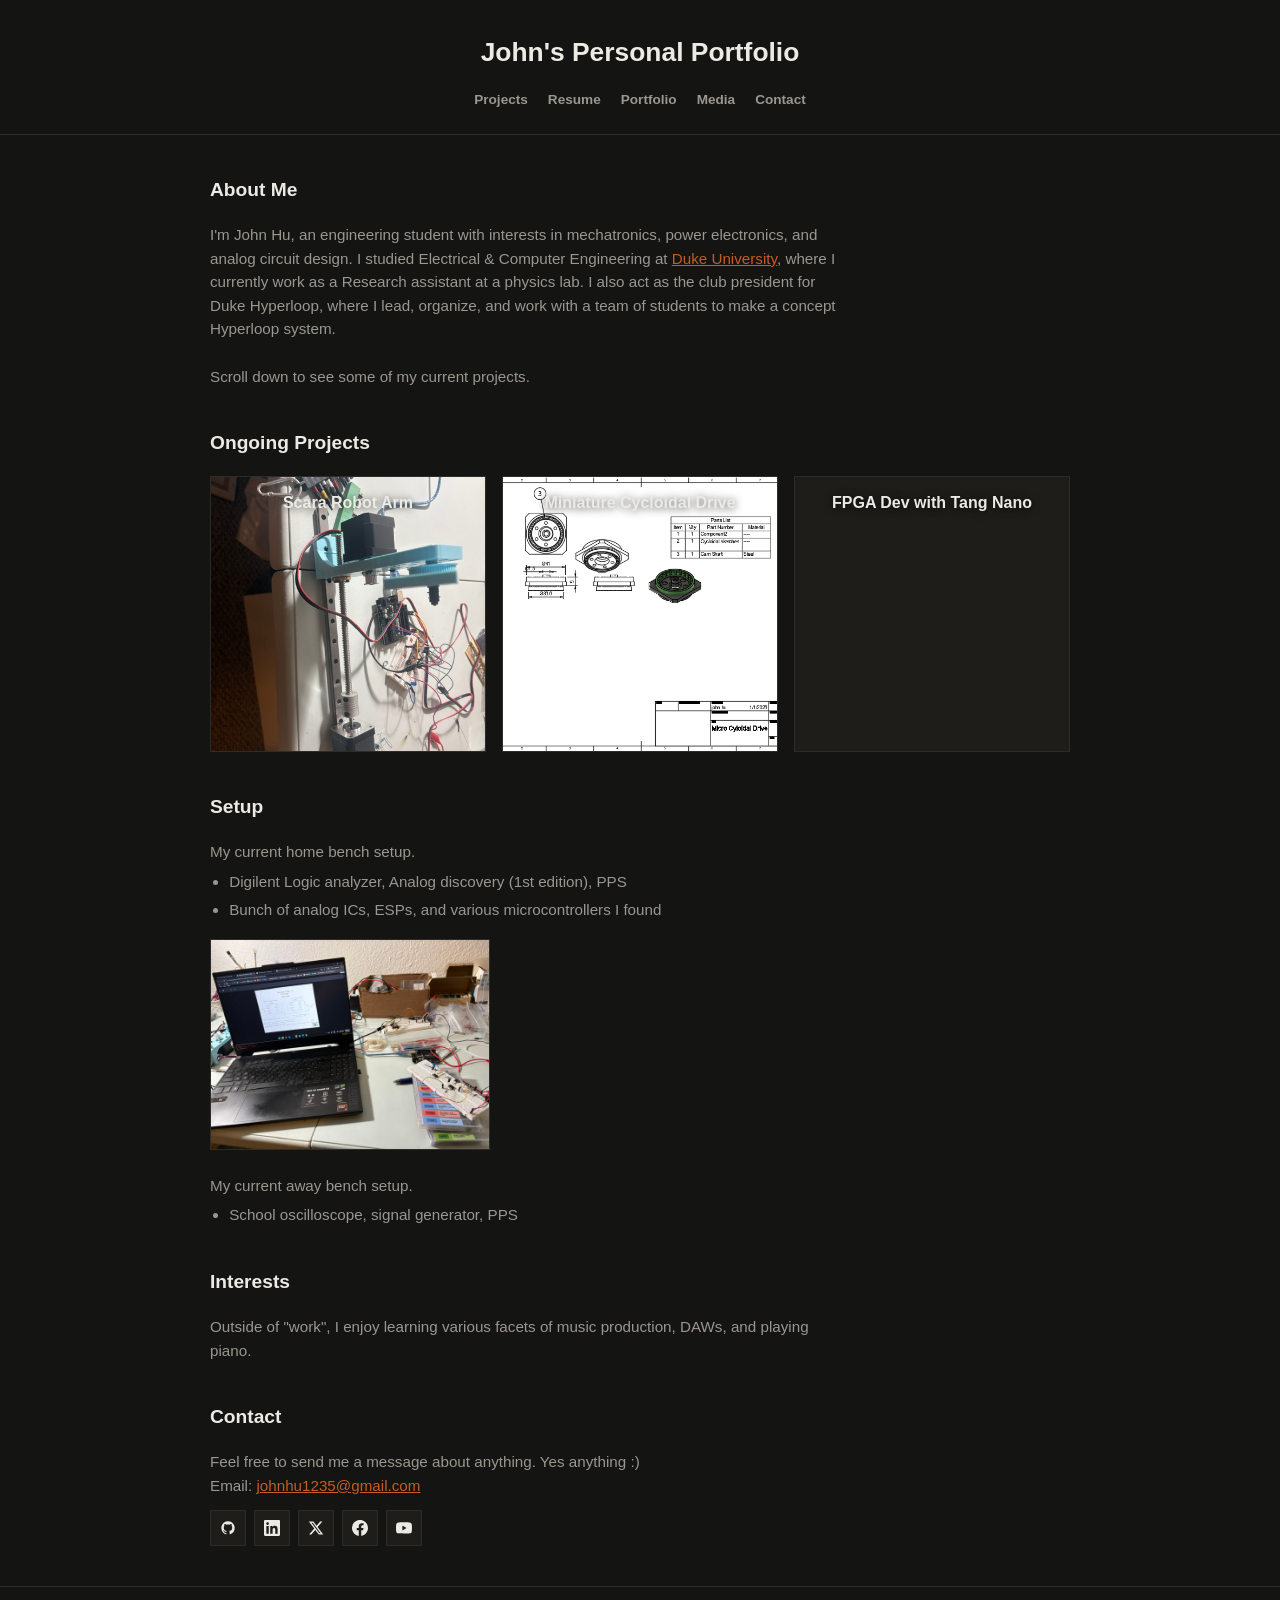
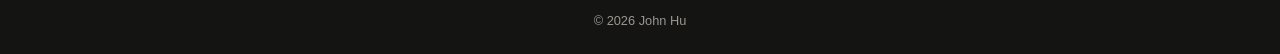
<file: index.html>
<!DOCTYPE html>
<html lang="en">
<head>
  <meta charset="UTF-8" />
  <meta name="viewport" content="width=device-width, initial-scale=1.0" />
  <title>John's Personal Portfolio</title>
  <link rel="stylesheet" href="style.css" />
</head>
<body>
  <div class="page">
    <header class="header">
      <h1><a href="index.html">John's Personal Portfolio</a></h1>
      <nav>
        <a href="index.html#projects">Projects</a>
        <a href="resume.html">Resume</a>
        <a href="portfolio.html">Portfolio</a>
        <a href="media.html">Media</a>
        <a href="index.html#contact">Contact</a>
      </nav>
    </header>

    <main>
      <section class="section about">
        <h2>About Me</h2>
        <p>
          I'm John Hu, an engineering student with interests in mechatronics, power electronics, and analog circuit design. I studied Electrical &amp; Computer Engineering at <a href="https://www.duke.edu/" target="_blank" rel="noopener">Duke University</a>, where I currently work as a Research assistant at a physics lab.
          I also act as the club president for Duke Hyperloop, where I lead, organize, and work with a team of students to make a concept Hyperloop system. 
          <br><br>
          Scroll down to see some of my current projects.
        </p>
      </section>

      <section class="section" id="projects">
        <h2>Ongoing Projects</h2>

        <div class="project-grid">
          <a href="projects/scara-robot-arm.html" class="project-tile">
            <img
              class="project-tile__photo"
              src="assets/photos/scaraarmv0.jpeg"
              alt=""
            />
            <span class="project-tile__title">Scara Robot Arm</span>
            <div class="project-tile__overlay">
              <p class="project-tile__desc">
                Designed and built a small scale SCARA robot arm with a 5:1 reduction.
              </p>
            </div>
          </a>

          <a href="projects/cycloidal-drive.html" class="project-tile">
            <img
              class="project-tile__photo"
              src="assets/photos/cycloidaldrivecad.png"
              alt=""
            />
            <span class="project-tile__title">Miniature Cycloidal Drive</span>
            <div class="project-tile__overlay">
              <p class="project-tile__desc">
                Designed and built a small scale cycloidal drive using Fusion360,
                PLA, and Aliexpress ball bearings. Testing to come shortly.
              </p>
            </div>
          </a>

          <a href="projects/fpga-tang-nano.html" class="project-tile">
            <span class="project-tile__title">FPGA Dev with Tang Nano</span>
            <div class="project-tile__overlay">
              <p class="project-tile__desc">
                Wrote basic Verilog code for LED blink on the Tang Nano FPGA board.
              </p>
            </div>
          </a>
        </div>
      </section>
      
      <section class="section" id="setup">
        <h2>Setup</h2>
        <p>
          My current home bench setup.
        </p>
        <ul>
          <li>Digilent Logic analyzer, Analog discovery (1st edition), PPS</li>
          <li>Bunch of analog ICs, ESPs, and various microcontrollers I found</li>
        </ul>
        <img
          class="setup-photo"
          src="assets/photos/homesetup.jpeg"
          alt="Home bench setup"
          width="360"
          height="220"
        />
        <p>
          My current away bench setup.
        </p>
        <ul>
          <li>School oscilloscope, signal generator, PPS</li>
        </ul>
      </section>

      <section class="section" id="interests">
        <h2>Interests</h2>
        <p>
          Outside of "work", I enjoy learning various facets of music production, DAWs, and playing piano.
        </p>
      </section>

      <section class="section contact" id="contact">
        <h2>Contact</h2>
        <p>Feel free to send me a message about anything. Yes anything :)</p>
        <p>Email: <a href="mailto:johnhu1235@gmail.com">johnhu1235@gmail.com</a></p>
        <div class="social-icons">
          <a href="https://github.com/hujohn1" target="_blank" rel="noopener" aria-label="GitHub">
            <svg viewBox="0 0 24 24" aria-hidden="true"><path d="M12 2C6.477 2 2 6.484 2 12.021c0 4.428 2.865 8.178 6.839 9.504.5.092.682-.217.682-.483 0-.237-.008-.868-.013-1.703-2.782.605-3.369-1.343-3.369-1.343-.454-1.158-1.11-1.466-1.11-1.466-.908-.62.069-.608.069-.608 1.003.07 1.531 1.032 1.531 1.032.892 1.53 2.341 1.088 2.91.832.092-.647.35-1.088.636-1.338-2.22-.253-4.555-1.113-4.555-4.951 0-1.093.39-1.988 1.029-2.688-.103-.253-.446-1.272.098-2.65 0 0 .84-.27 2.75 1.026A9.564 9.564 0 0112 6.844c.85.004 1.705.115 2.504.337 1.909-1.296 2.747-1.027 2.747-1.027.546 1.379.202 2.398.1 2.651.64.7 1.028 1.595 1.028 2.688 0 3.848-2.339 4.695-4.566 4.943.359.309.678.92.678 1.855 0 1.338-.012 2.419-.012 2.747 0 .268.18.58.688.482A10.019 10.019 0 0022 12.021C22 6.484 17.522 2 12 2z"/></svg>
          </a>
          <a href="https://www.linkedin.com/in/johnhu2/" target="_blank" rel="noopener" aria-label="LinkedIn">
            <svg viewBox="0 0 24 24" aria-hidden="true"><path d="M20.447 20.452h-3.554v-5.569c0-1.328-.027-3.037-1.852-3.037-1.853 0-2.136 1.445-2.136 2.939v5.667H9.351V9h3.414v1.561h.046c.477-.9 1.637-1.85 3.37-1.85 3.601 0 4.267 2.37 4.267 5.455v6.286zM5.337 7.433a2.062 2.062 0 01-2.063-2.065 2.064 2.064 0 114.126 0 2.063 2.063 0 01-2.063 2.065zm1.782 13.019H3.555V9h3.564v11.452zM22.225 0H1.771C.792 0 0 .774 0 1.729v20.542C0 23.227.792 24 1.771 24h20.451C23.2 24 24 23.227 24 22.271V1.729C24 .774 23.2 0 22.222 0h.003z"/></svg>
          </a>
          <a href="https://x.com/JohnHu314686" target="_blank" rel="noopener" aria-label="X">
            <svg viewBox="0 0 24 24" aria-hidden="true"><path d="M18.244 2.25h3.308l-7.227 8.26 8.502 11.24H16.17l-5.214-6.817L4.99 21.75H1.68l7.73-8.835L1.254 2.25H8.08l4.713 6.231zm-1.161 17.52h1.833L7.084 4.126H5.117z"/></svg>
          </a>
          <a href="https://www.facebook.com/profile.php?id=61556560500697" target="_blank" rel="noopener" aria-label="Facebook">
            <svg viewBox="0 0 24 24" aria-hidden="true"><path d="M24 12.073c0-6.627-5.373-12-12-12s-12 5.373-12 12c0 5.99 4.388 10.954 10.125 11.854v-8.385H7.078v-3.47h3.047V9.43c0-3.007 1.792-4.669 4.533-4.669 1.312 0 2.686.235 2.686.235v2.953H15.83c-1.491 0-1.956.925-1.956 1.874v2.25h3.328l-.532 3.47h-2.796v8.385C19.612 23.027 24 18.062 24 12.073z"/></svg>
          </a>
          <a href="https://www.youtube.com/@hujohn1" target="_blank" rel="noopener" aria-label="YouTube">
            <svg viewBox="0 0 24 24" aria-hidden="true"><path d="M23.498 6.186a3.016 3.016 0 00-2.122-2.136C19.505 3.546 12 3.546 12 3.546s-7.505 0-9.377.504A3.017 3.017 0 00.502 6.186C0 8.07 0 12 0 12s0 3.93.502 5.814a3.016 3.016 0 002.122 2.136c1.871.504 9.376.504 9.376.504s7.505 0 9.377-.504a3.015 3.015 0 002.122-2.136C24 15.93 24 12 24 12s0-3.93-.502-5.814zM9.545 15.568V8.432L15.818 12l-6.273 3.568z"/></svg>
          </a>
        </div>
      </section>
    </main>

    <footer>© 2026 John Hu</footer>
  </div>
</body>
</html>
</file>
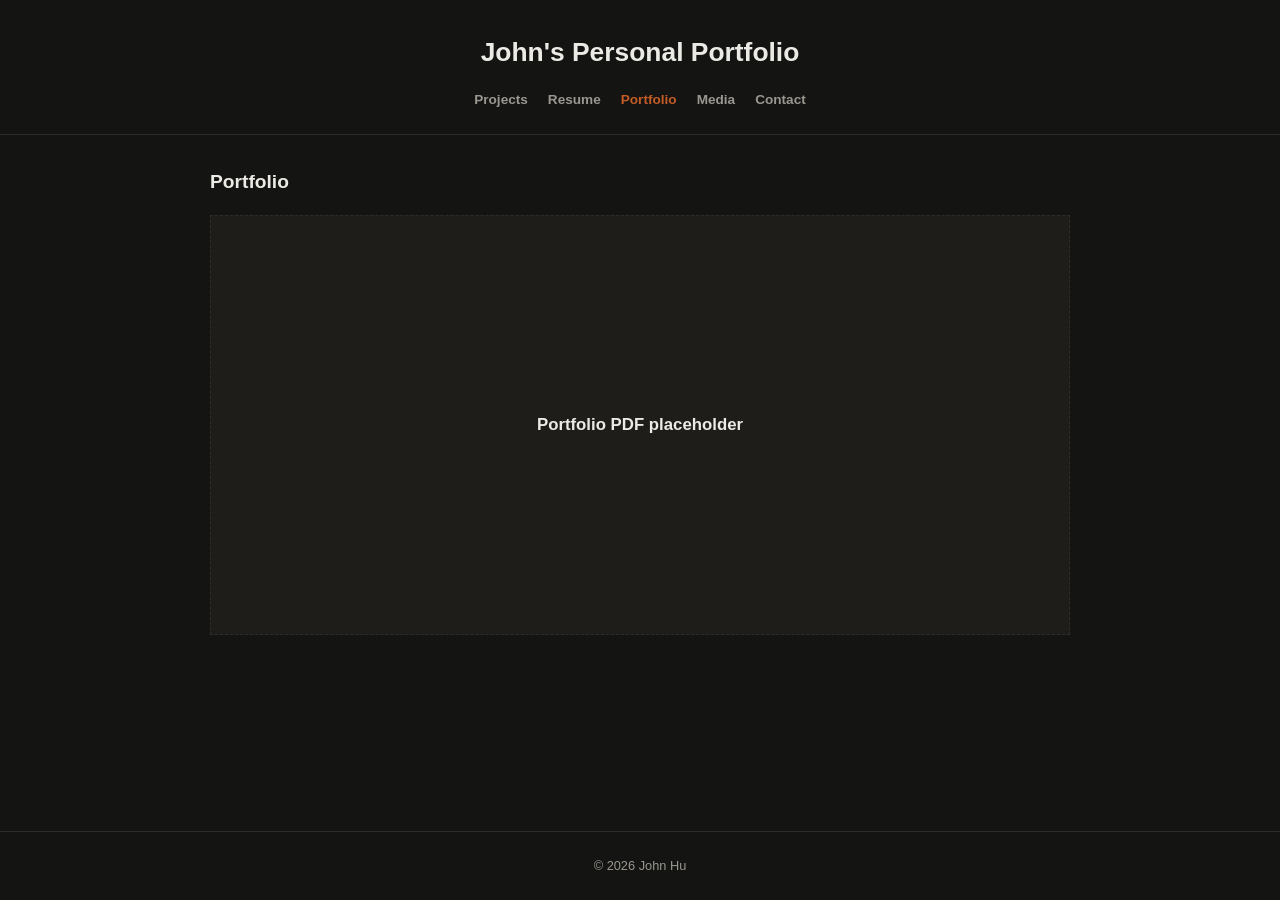
<file: portfolio.html>
<!DOCTYPE html>
<html lang="en">
<head>
  <meta charset="UTF-8" />
  <meta name="viewport" content="width=device-width, initial-scale=1.0" />
  <title>Portfolio | John's Personal Portfolio</title>
  <link rel="stylesheet" href="style.css" />
</head>
<body>
  <div class="page">
    <header class="header">
      <h1><a href="index.html">John's Personal Portfolio</a></h1>
      <nav>
        <a href="index.html#projects">Projects</a>
        <a href="resume.html">Resume</a>
        <a href="portfolio.html" class="is-active">Portfolio</a>
        <a href="media.html">Media</a>
        <a href="index.html#contact">Contact</a>
      </nav>
    </header>

    <main class="doc-page">
      <section class="section">
        <h2>Portfolio</h2>

        <div class="pdf-placeholder">
          <p>Portfolio PDF placeholder</p>
        </div>

        <!-- Uncomment and update when you have your PDF:
        <iframe
          src="assets/portfolio.pdf"
          title="Portfolio"
          class="doc-frame"
        ></iframe>
        <a class="download-btn" href="assets/portfolio.pdf" download>Download PDF</a>
        -->
      </section>
    </main>

    <footer>© 2026 John Hu</footer>
  </div>
</body>
</html>
</file>
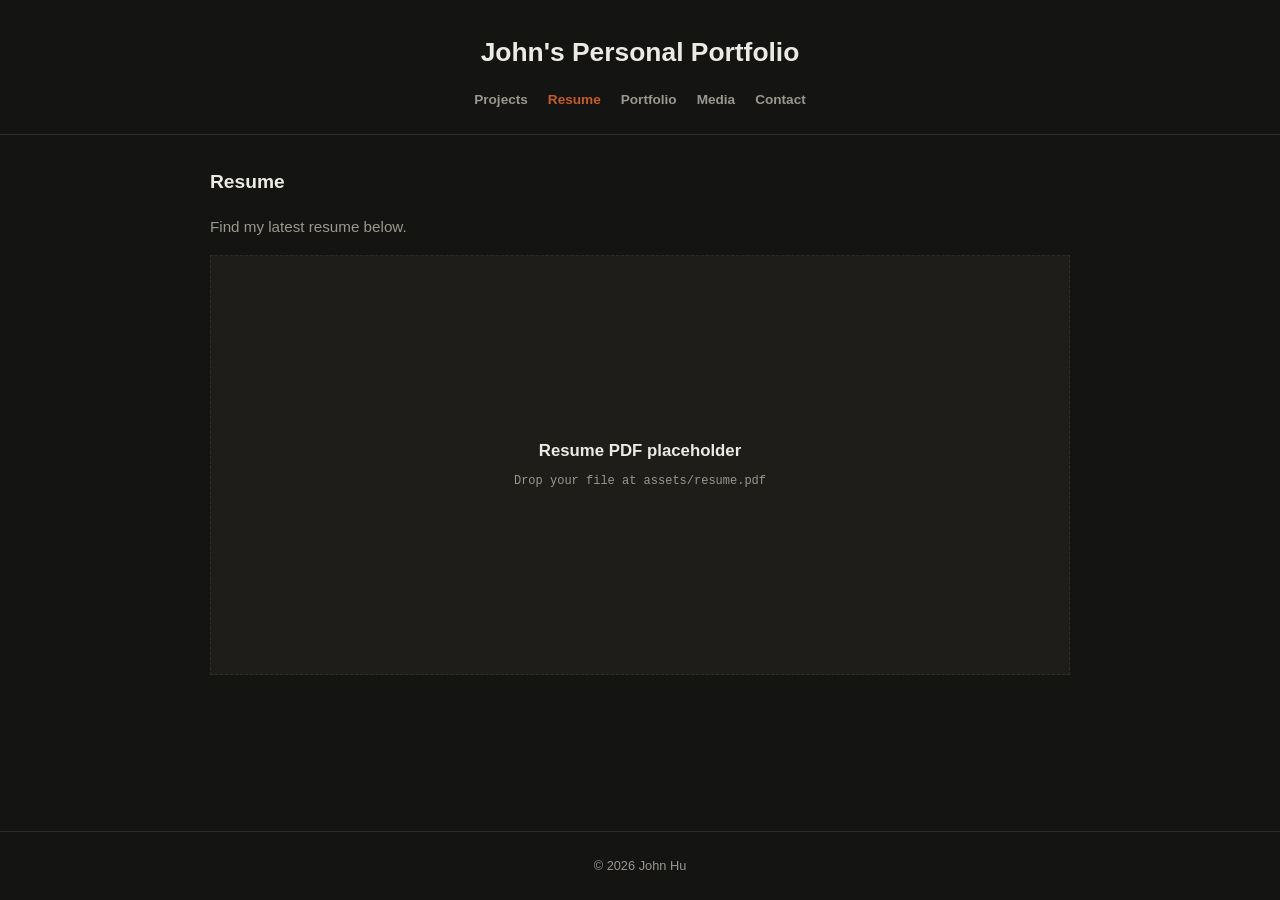
<file: resume.html>
<!DOCTYPE html>
<html lang="en">
<head>
  <meta charset="UTF-8" />
  <meta name="viewport" content="width=device-width, initial-scale=1.0" />
  <title>Resume | John's Personal Portfolio</title>
  <link rel="stylesheet" href="style.css" />
</head>
<body>
  <div class="page">
    <header class="header">
      <h1><a href="index.html">John's Personal Portfolio</a></h1>
      <nav>
        <a href="index.html#projects">Projects</a>
        <a href="resume.html" class="is-active">Resume</a>
        <a href="portfolio.html">Portfolio</a>
        <a href="media.html">Media</a>
        <a href="index.html#contact">Contact</a>
      </nav>
    </header>

    <main class="doc-page">
      <section class="section">
        <h2>Resume</h2>
        <p class="doc-lead">
          Find my latest resume below. 
        </p>

        <div class="pdf-placeholder">
          <p>Resume PDF placeholder</p>
          <span>Drop your file at assets/resume.pdf</span>
        </div>

        <!-- Uncomment and update when you have your PDF:
        <iframe
          src="assets/resume.pdf"
          title="Resume"
          class="doc-frame"
        ></iframe>
        <a class="download-btn" href="assets/resume.pdf" download>Download PDF</a>
        -->
      </section>
    </main>

    <footer>© 2026 John Hu</footer>
  </div>
</body>
</html>
</file>
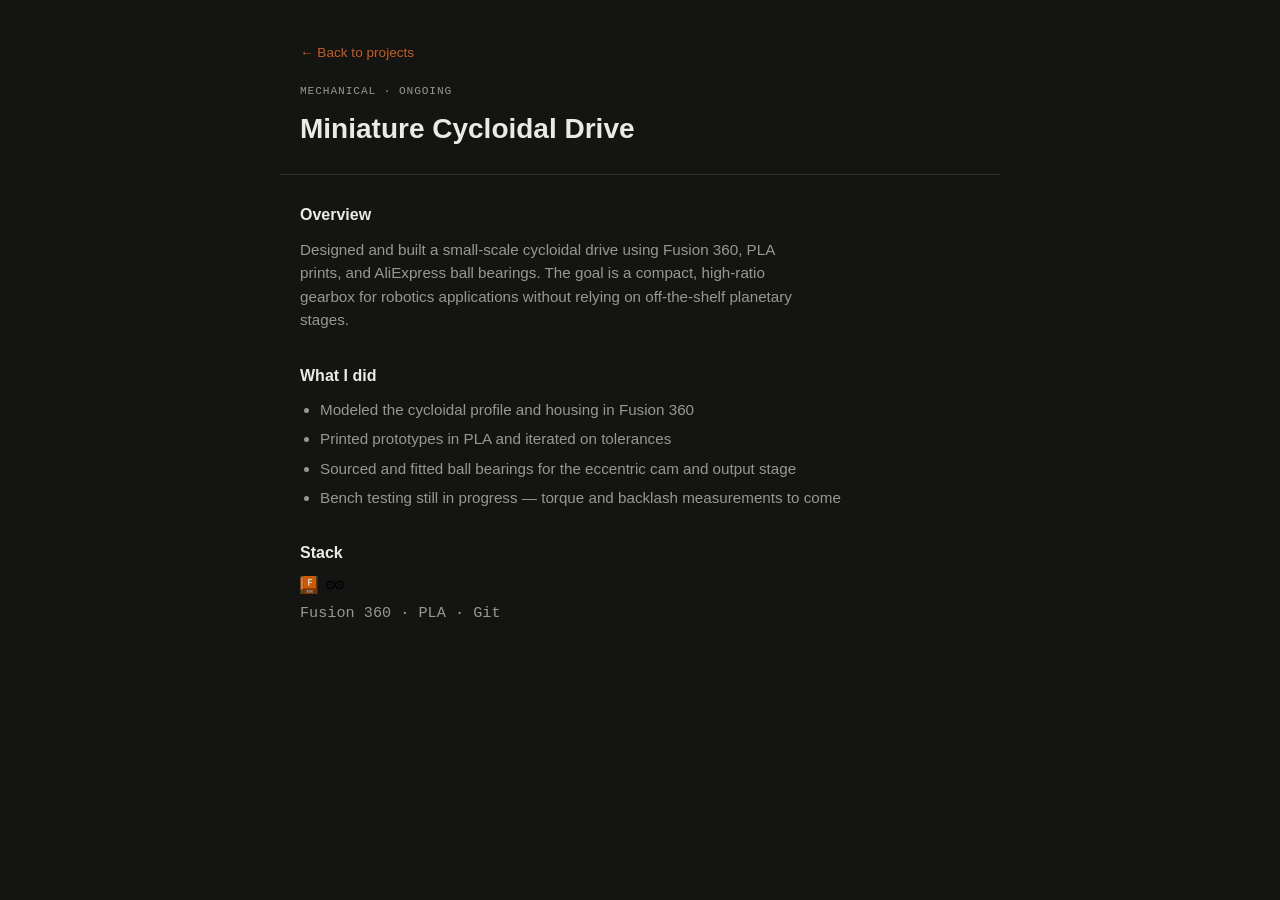
<file: projects/cycloidal-drive.html>
<!DOCTYPE html>
<html lang="en">
<head>
  <meta charset="UTF-8" />
  <meta name="viewport" content="width=device-width, initial-scale=1.0" />
  <title>Miniature Cycloidal Drive | John's Personal Portfolio</title>
  <link rel="stylesheet" href="../style.css" />
</head>
<body class="project-page">

  <header class="project-header">
    <a href="../index.html#projects" class="back-link">← Back to projects</a>
    <p class="project-meta">Mechanical · Ongoing</p>
    <h1>Miniature Cycloidal Drive</h1>
  </header>

  <main class="project-body">
    <section class="project-section">
      <h2>Overview</h2>
      <p>
        Designed and built a small-scale cycloidal drive using Fusion 360, PLA prints,
        and AliExpress ball bearings. The goal is a compact, high-ratio gearbox for
        robotics applications without relying on off-the-shelf planetary stages.
      </p>
    </section>

    <section class="project-section">
      <h2>What I did</h2>
      <ul class="project-list">
        <li>Modeled the cycloidal profile and housing in Fusion 360</li>
        <li>Printed prototypes in PLA and iterated on tolerances</li>
        <li>Sourced and fitted ball bearings for the eccentric cam and output stage</li>
        <li>Bench testing still in progress — torque and backlash measurements to come</li>
      </ul>
    </section>

    <section class="project-section">
      <h2>Stack</h2>
      <div class="tech-icons">
        <img src="../assets/icons/fusion.svg" alt="Fusion 360" />
        <img src="../assets/icons/arduino.svg" alt="Arduino" />
      </div>
      <p class="tech">Fusion 360 · PLA · Git</p>
    </section>
  </main>

</body>
</html>
</file>
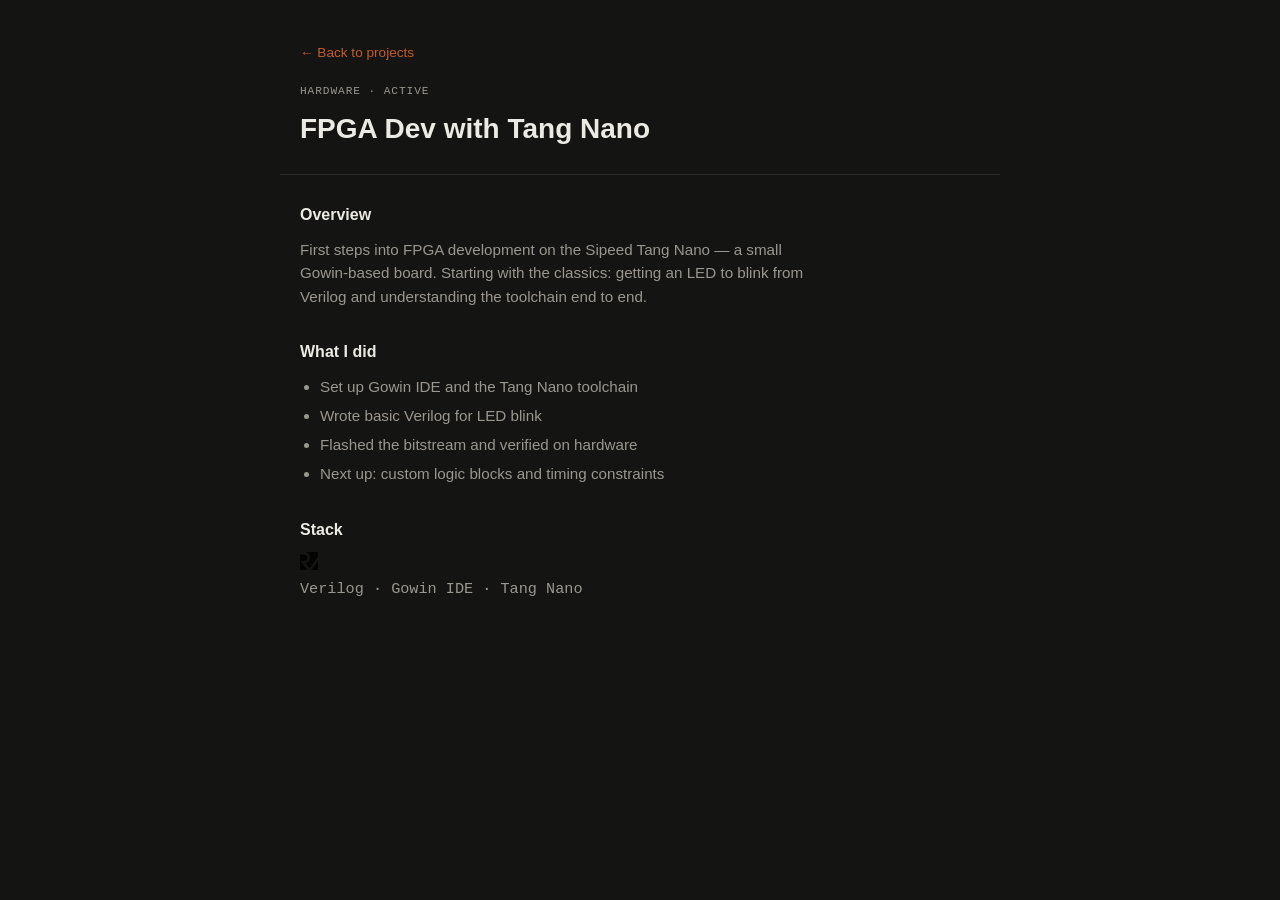
<file: projects/fpga-tang-nano.html>
<!DOCTYPE html>
<html lang="en">
<head>
  <meta charset="UTF-8" />
  <meta name="viewport" content="width=device-width, initial-scale=1.0" />
  <title>FPGA Dev with Tang Nano | John's Personal Portfolio</title>
  <link rel="stylesheet" href="../style.css" />
</head>
<body class="project-page">

  <header class="project-header">
    <a href="../index.html#projects" class="back-link">← Back to projects</a>
    <p class="project-meta">Hardware · Active</p>
    <h1>FPGA Dev with Tang Nano</h1>
  </header>

  <main class="project-body">
    <section class="project-section">
      <h2>Overview</h2>
      <p>
        First steps into FPGA development on the Sipeed Tang Nano — a small Gowin-based
        board. Starting with the classics: getting an LED to blink from Verilog and
        understanding the toolchain end to end.
      </p>
    </section>

    <section class="project-section">
      <h2>What I did</h2>
      <ul class="project-list">
        <li>Set up Gowin IDE and the Tang Nano toolchain</li>
        <li>Wrote basic Verilog for LED blink</li>
        <li>Flashed the bitstream and verified on hardware</li>
        <li>Next up: custom logic blocks and timing constraints</li>
      </ul>
    </section>

    <section class="project-section">
      <h2>Stack</h2>
      <div class="tech-icons">
        <img src="../assets/icons/riscv.svg" alt="RISC-V" />
      </div>
      <p class="tech">Verilog · Gowin IDE · Tang Nano</p>
    </section>
  </main>

</body>
</html>
</file>
<file: style.css>
:root {
  --bg: #141412;
  --bg-raised: #1e1d1a;
  --text: #eceae4;
  --text-dim: #9a9790;
  --accent: #c45c26;
  --accent-dim: #a34a1d;
  --border: #2e2c28;
}

* {
  margin: 0;
  padding: 0;
  box-sizing: border-box;
}

html {
  color-scheme: dark;
}

body {
  font-family: Arial, Helvetica, sans-serif;
  background: var(--bg);
  color: var(--text);
  line-height: 1.55;
  min-height: 100vh;
}

.page {
  min-height: 100vh;
  display: flex;
  flex-direction: column;
}

.header {
  text-align: center;
  padding: 2rem 1.25rem 1.5rem;
  border-bottom: 1px solid var(--border);
  background: var(--bg);
}

.header h1 {
  font-size: 1.65rem;
  font-weight: 700;
}

.header h1 a {
  color: inherit;
  text-decoration: none;
}

.header h1 a:hover {
  color: var(--accent);
}

nav {
  margin-top: 1rem;
  display: flex;
  flex-wrap: wrap;
  justify-content: center;
  gap: 0.35rem 1.25rem;
}

nav a {
  color: var(--text-dim);
  text-decoration: none;
  font-size: 0.85rem;
  font-weight: 700;
}

nav a:hover,
nav a.is-active {
  color: var(--accent);
}

.section {
  max-width: 900px;
  margin: 2.5rem auto;
  padding: 0 1.25rem;
  width: 100%;
}

.section h2 {
  margin-bottom: 1.15rem;
  font-size: 1.2rem;
  font-weight: 700;
}

.section p,
.doc-lead {
  max-width: 640px;
  color: var(--text-dim);
  font-size: 0.95rem;
}

.section ul {
  max-width: 640px;
  margin: 0.4rem 0 1.1rem 1.2rem;
  color: var(--text-dim);
  font-size: 0.95rem;
}

.section li {
  margin-bottom: 0.25rem;
}

.setup-photo {
  display: block;
  max-width: 280px;
  width: 100%;
  height: auto;
  margin: 0.75rem 0 1.5rem;
  border: 1px solid var(--border);
}

.media-grid {
  display: grid;
  grid-template-columns: repeat(auto-fill, minmax(220px, 1fr));
  gap: 1rem;
  margin-top: 1.25rem;
}

.media-grid figure {
  margin: 0;
  border: 1px solid var(--border);
  background: var(--bg-raised);
}

.media-grid img {
  display: block;
  width: 100%;
  height: 180px;
  object-fit: cover;
}

.media-grid figcaption {
  padding: 0.5rem 0.65rem;
  font-size: 0.8rem;
  color: var(--text-dim);
}

.about a {
  color: var(--accent);
}

.doc-lead code {
  font-family: Consolas, "Courier New", monospace;
  font-size: 0.85em;
  color: var(--text);
  background: var(--bg-raised);
  padding: 0.1em 0.35em;
}

.project-grid {
  display: grid;
  grid-template-columns: repeat(auto-fill, minmax(220px, 1fr));
  gap: 1rem;
}

.project-tile {
  position: relative;
  display: flex;
  align-items: flex-start;
  justify-content: center;
  aspect-ratio: 1;
  background: var(--bg-raised);
  border: 1px solid var(--border);
  text-decoration: none;
  color: var(--text);
  overflow: hidden;
  padding: 1rem;
}

.project-tile__photo {
  position: absolute;
  inset: 0;
  width: 100%;
  height: 100%;
  object-fit: cover;
  z-index: 0;
}

.project-tile__title {
  position: relative;
  z-index: 1;
  width: 100%;
  font-size: 1rem;
  font-weight: 700;
  text-align: center;
  line-height: 1.3;
  text-shadow: 0 1px 8px rgba(0, 0, 0, 0.7);
}

.project-tile__overlay {
  position: absolute;
  inset: 0;
  z-index: 2;
  display: flex;
  align-items: center;
  justify-content: center;
  padding: 1rem;
  background: rgba(20, 20, 18, 0.92);
  opacity: 0;
}

.project-tile__desc {
  color: #fff;
  font-size: 0.88rem;
  text-align: center;
  line-height: 1.45;
}

.project-tile:hover .project-tile__overlay,
.project-tile:focus-visible .project-tile__overlay {
  opacity: 1;
}

.project-tile:hover .project-tile__title,
.project-tile:focus-visible .project-tile__title {
  opacity: 0;
}

.doc-page .section {
  margin-top: 2rem;
}

.pdf-placeholder {
  display: flex;
  flex-direction: column;
  align-items: center;
  justify-content: center;
  gap: 0.5rem;
  min-height: 420px;
  margin-top: 1rem;
  border: 1px dashed var(--border);
  background: var(--bg-raised);
  color: var(--text-dim);
}

.pdf-placeholder p {
  font-size: 1.05rem;
  font-weight: 700;
  color: var(--text);
}

.pdf-placeholder span {
  font-family: Consolas, "Courier New", monospace;
  font-size: 0.75rem;
}

.doc-frame {
  width: 100%;
  height: 850px;
  border: 1px solid var(--border);
  margin-top: 1rem;
  background: #000;
}

.download-btn {
  display: inline-block;
  margin-top: 1rem;
  padding: 0.5rem 1.1rem;
  background: var(--accent);
  color: #fff;
  border: none;
  text-decoration: none;
  font-size: 0.85rem;
  font-weight: 700;
}

.download-btn:hover {
  background: var(--accent-dim);
}

.contact a {
  color: var(--accent);
}

.social-icons {
  display: flex;
  flex-wrap: wrap;
  gap: 0.5rem;
  margin-top: 0.75rem;
}

.social-icons a {
  display: flex;
  align-items: center;
  justify-content: center;
  width: 36px;
  height: 36px;
  border: 1px solid var(--border);
  background: var(--bg-raised);
}

.social-icons a:hover {
  border-color: var(--accent);
}

.social-icons svg {
  width: 16px;
  height: 16px;
  fill: var(--text);
}

footer {
  margin-top: auto;
  text-align: center;
  padding: 1.5rem;
  font-size: 0.8rem;
  color: var(--text-dim);
  border-top: 1px solid var(--border);
}

.project-header {
  max-width: 720px;
  margin: 0 auto;
  padding: 2.5rem 1.25rem 1.5rem;
  border-bottom: 1px solid var(--border);
}

.back-link {
  display: inline-block;
  margin-bottom: 1.25rem;
  font-size: 0.85rem;
  color: var(--accent);
  text-decoration: none;
}

.back-link:hover {
  text-decoration: underline;
}

.project-meta {
  font-family: Consolas, "Courier New", monospace;
  font-size: 0.7rem;
  letter-spacing: 0.08em;
  text-transform: uppercase;
  color: var(--text-dim);
  margin-bottom: 0.4rem;
}

.project-header h1 {
  font-size: 1.75rem;
  font-weight: 700;
}

.project-body {
  max-width: 720px;
  margin: 0 auto;
  padding: 1.75rem 1.25rem 3.5rem;
}

.project-section {
  margin-bottom: 2rem;
}

.project-section h2 {
  font-size: 1rem;
  font-weight: 700;
  margin-bottom: 0.6rem;
}

.project-section p {
  color: var(--text-dim);
  font-size: 0.95rem;
  max-width: 60ch;
}

.project-list {
  margin-left: 1.25rem;
  color: var(--text-dim);
  font-size: 0.95rem;
}

.project-list li {
  margin-bottom: 0.35rem;
}

.tech-icons {
  display: flex;
  gap: 0.5rem;
  margin-top: 0.6rem;
}

.tech-icons img {
  width: 18px;
  height: 18px;
  opacity: 0.8;
}

.tech {
  font-family: Consolas, "Courier New", monospace;
  font-size: 0.75rem;
  color: var(--accent);
  margin-top: 0.5rem;
}

.etch-icon {
  filter: brightness(0) invert(1);
}

@media (max-width: 500px) {
  .project-grid {
    grid-template-columns: 1fr;
  }

  .doc-frame,
  .pdf-placeholder {
    min-height: 320px;
  }
}
</file>
